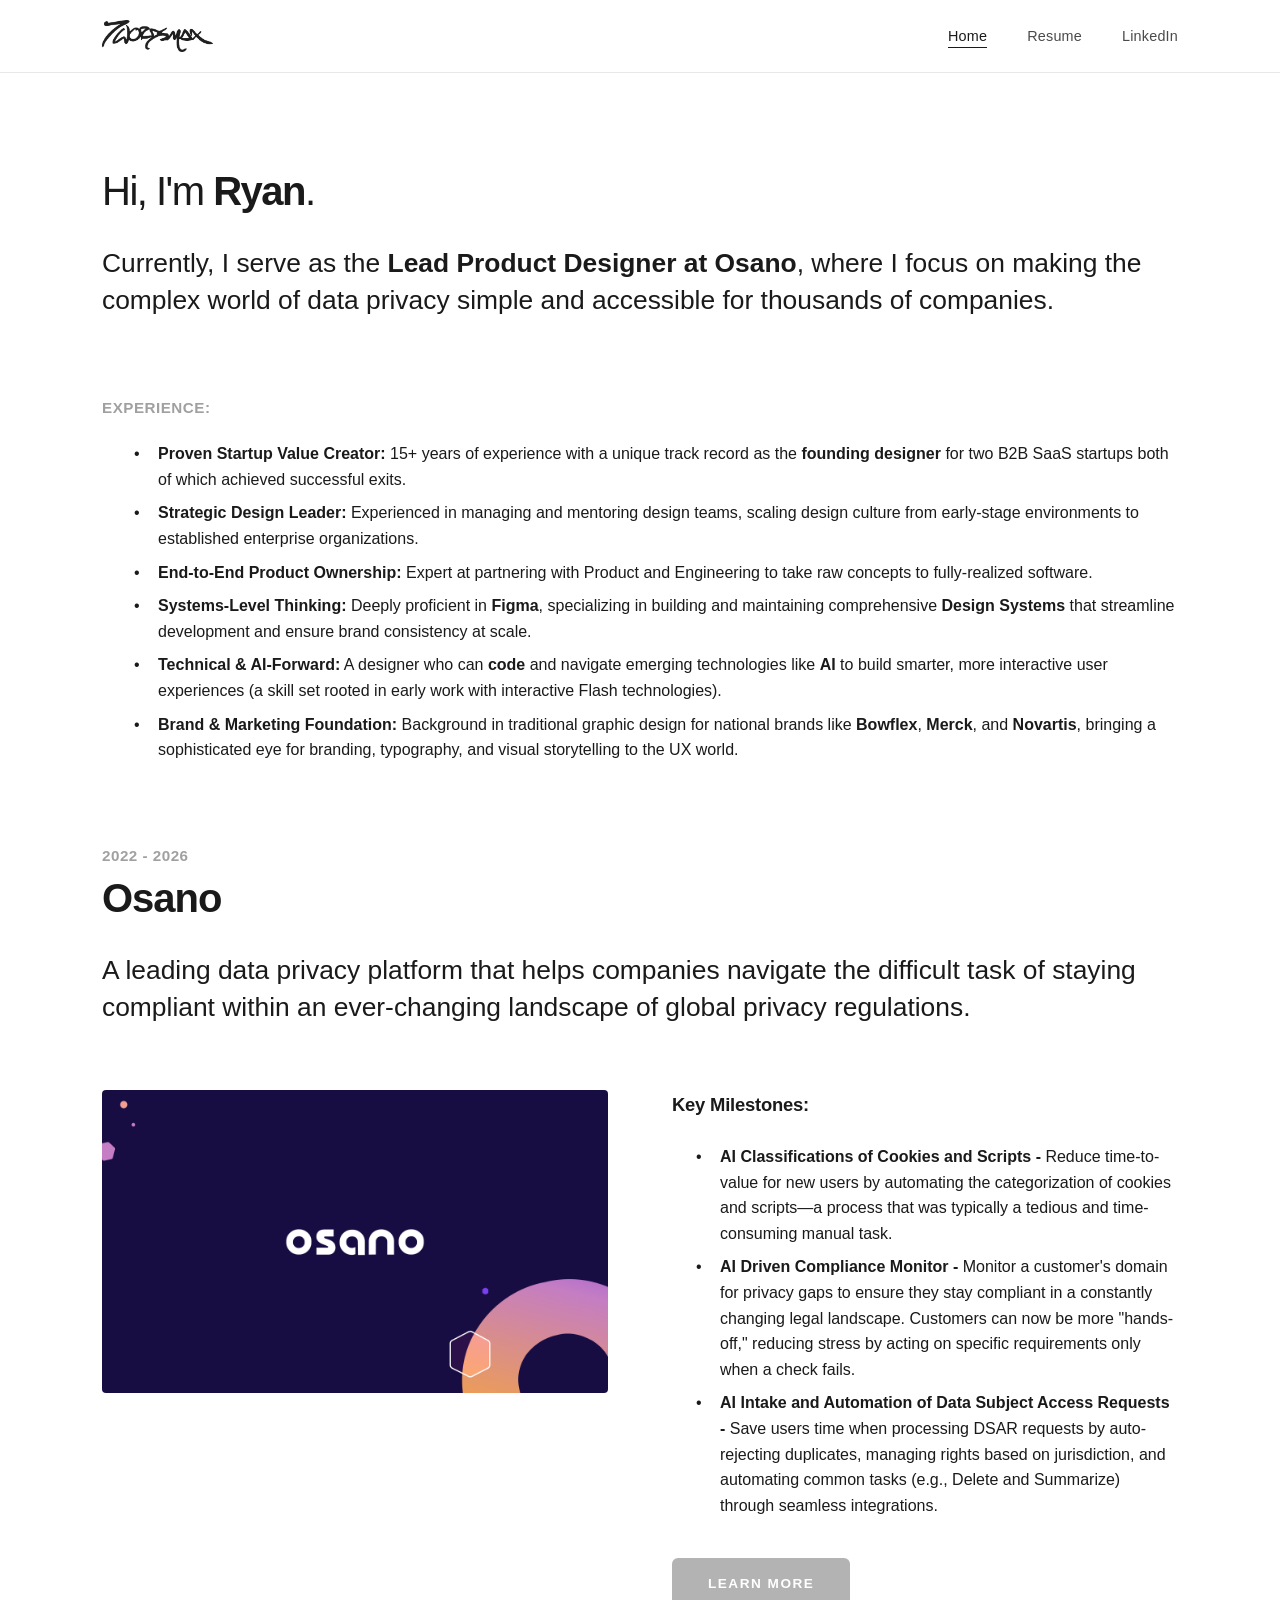
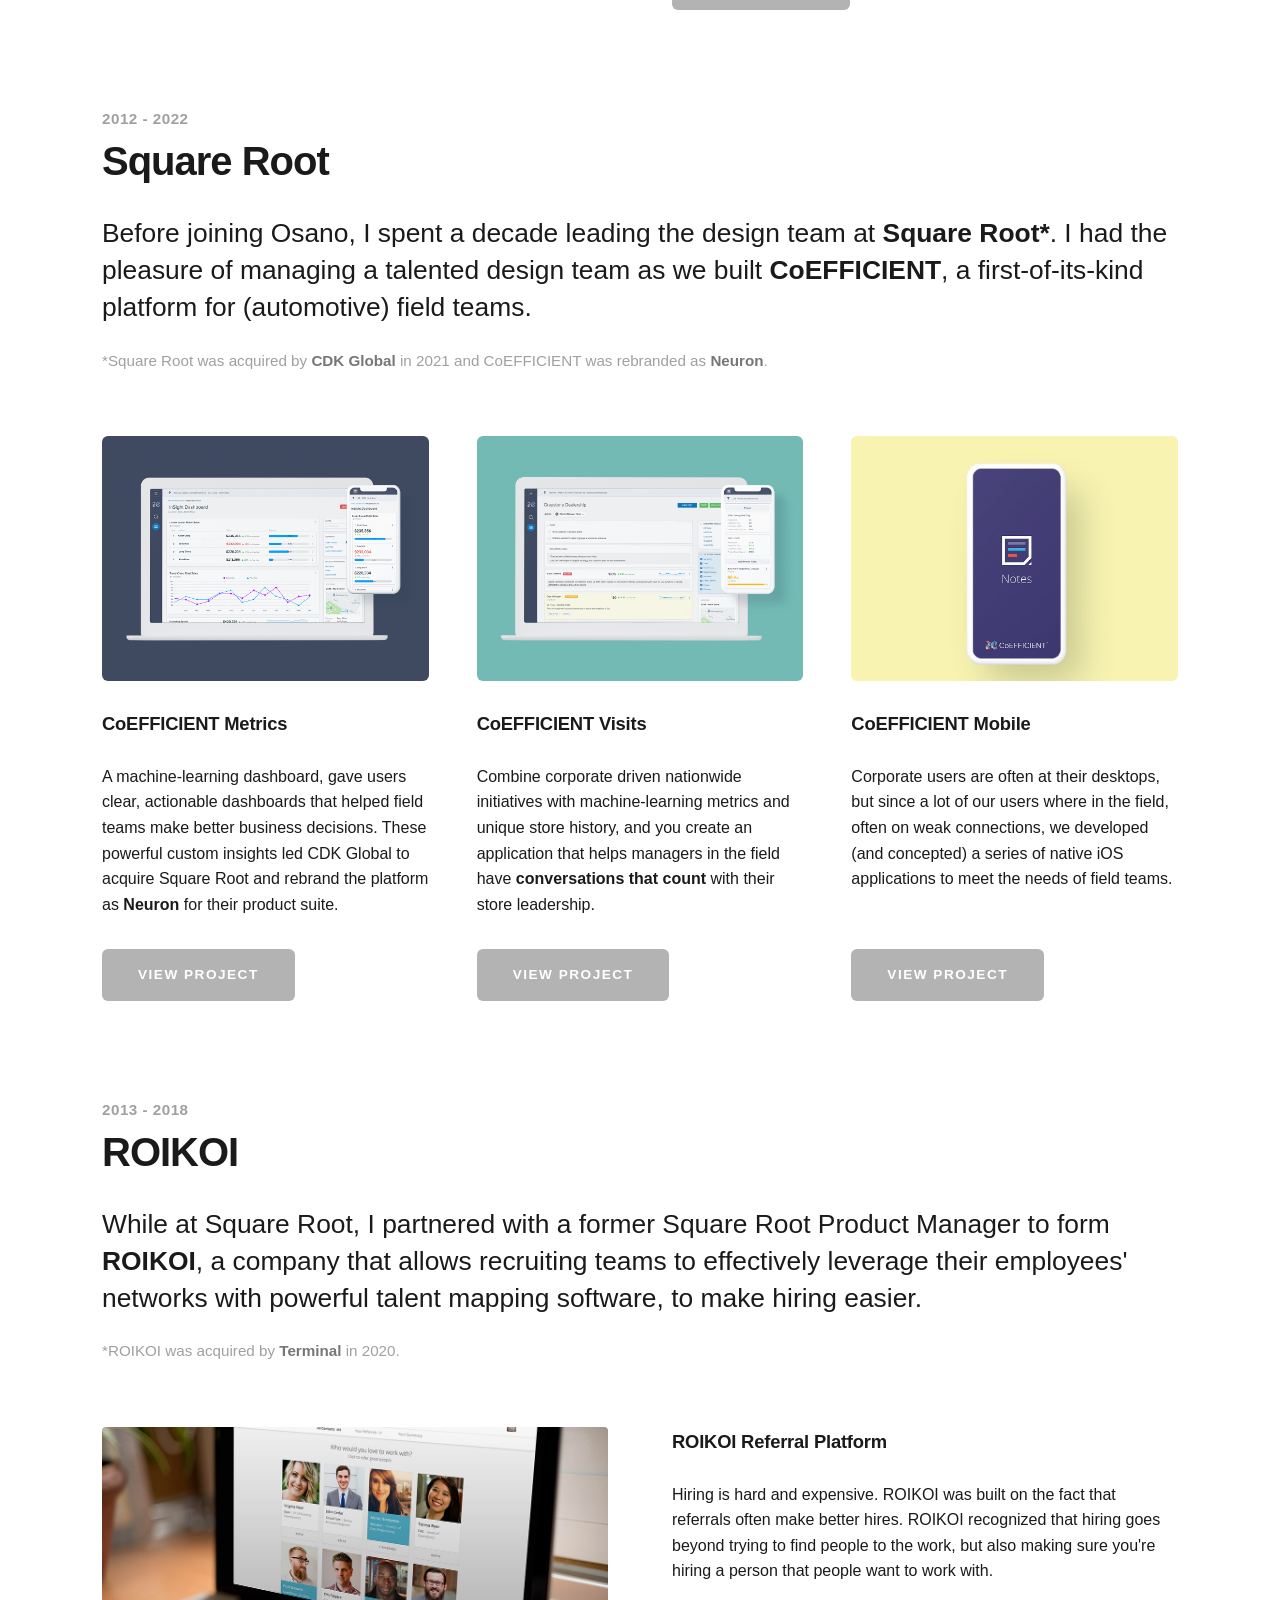
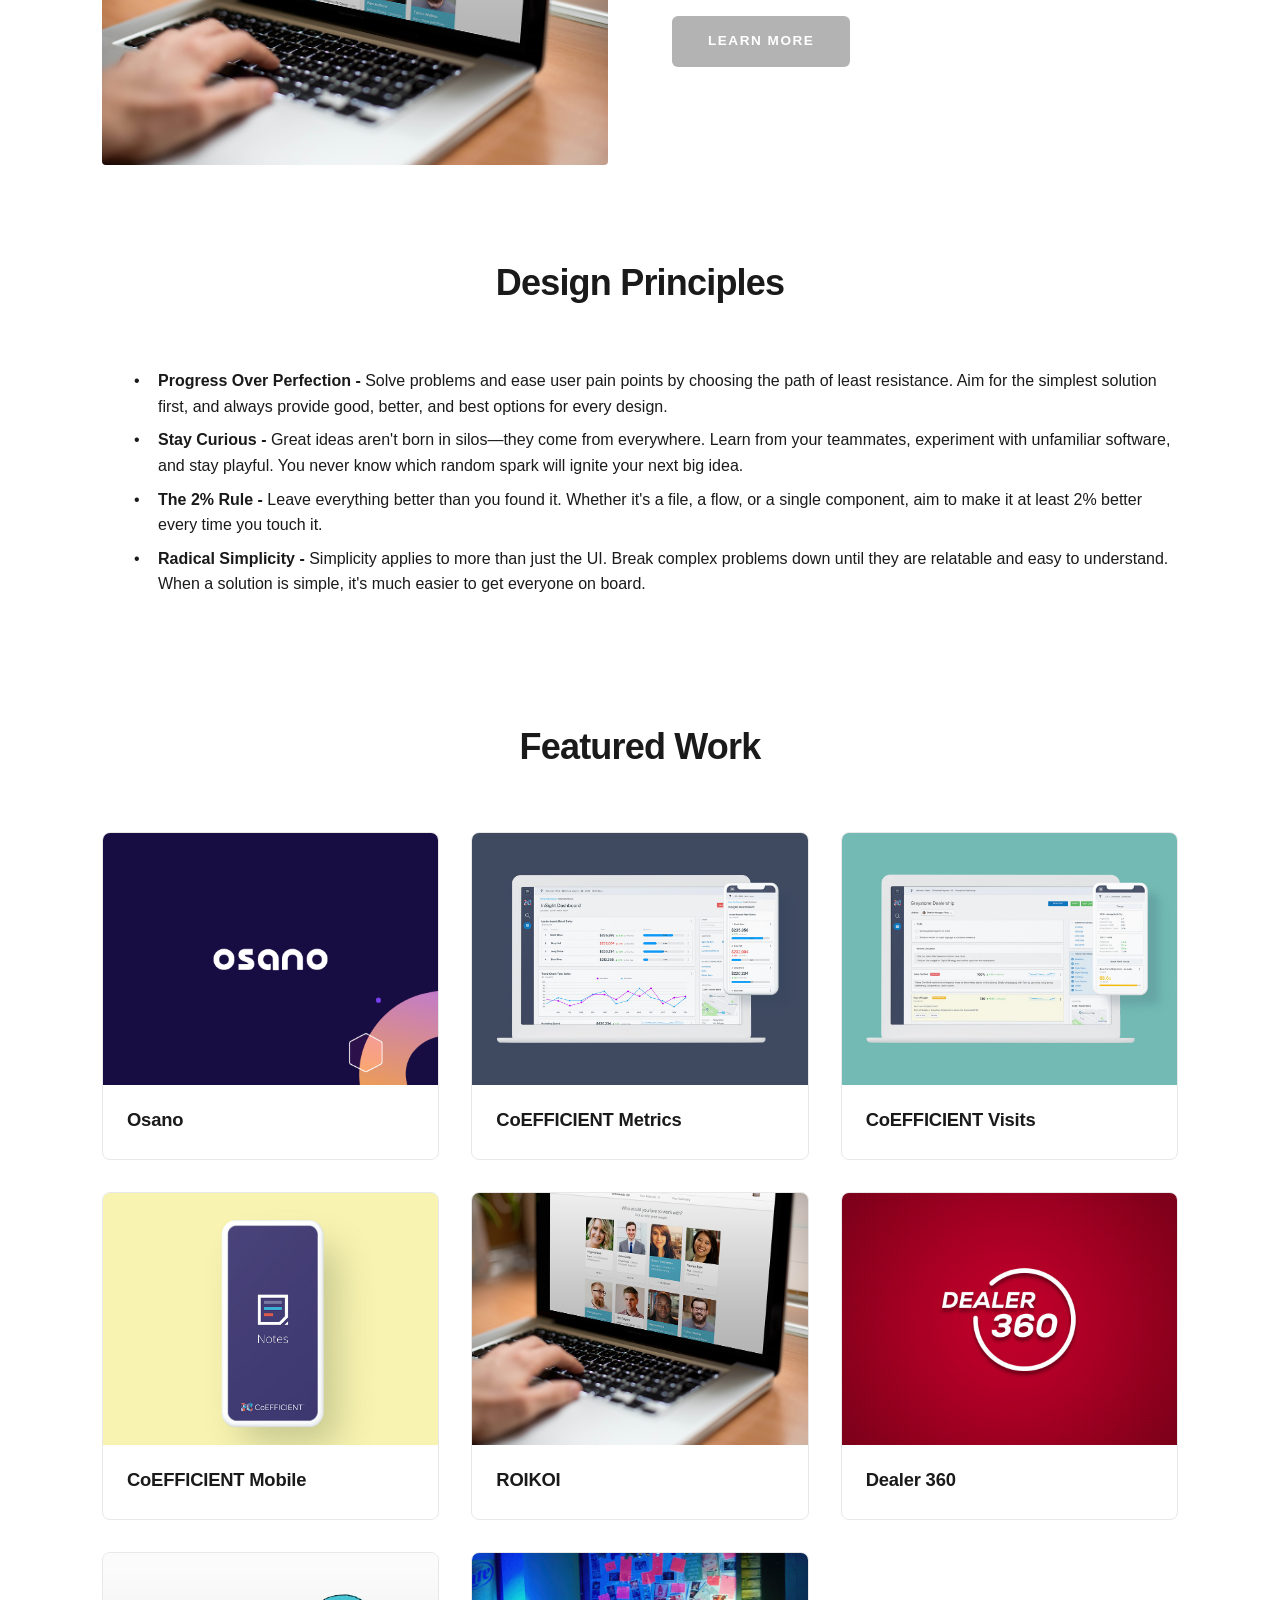
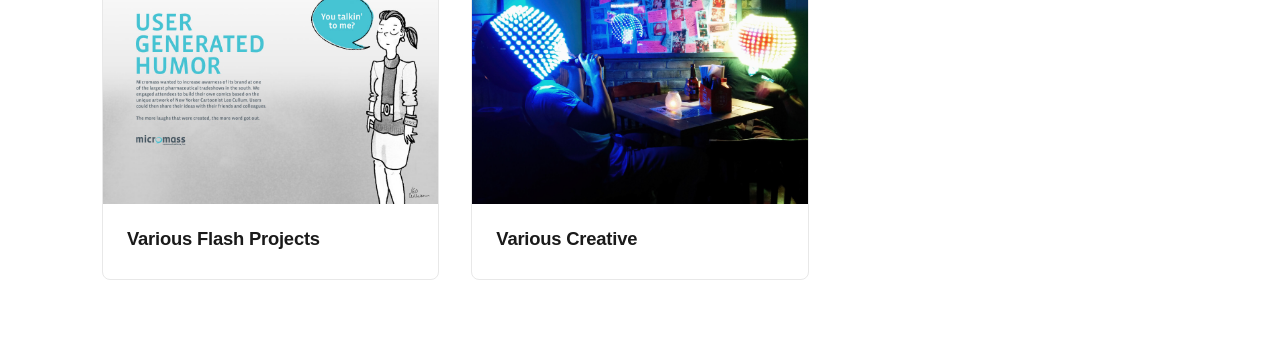
<file: index.html>
<!DOCTYPE html>
<html lang="en">
<head>
    <meta charset="UTF-8">
    <meta name="viewport" content="width=device-width, initial-scale=1.0">
    <title>Ryan Stevens - Lead Product Designer</title>
    <link rel="stylesheet" href="css/styles.css">
</head>
<body>
    <nav class="navbar">
        <div class="nav-container">
            <a href="index.html" class="logo"><img src="images/logos/logo_black.webp" alt="7wordsmax"></a>
            <ul class="nav-menu">
                <li><a href="index.html" class="active">Home</a></li>
                <li><a href="resume.html">Resume</a></li>
                <li><a href="https://www.linkedin.com/in/rstevens7/" target="_blank">LinkedIn</a></li>
            </ul>
        </div>
    </nav>

    <main>
        <section class="hero">
            <h1>Hi, I'm <strong>Ryan</strong>.</h1>
            <p class="hero-intro">Currently, I serve as the <strong>Lead Product Designer at Osano</strong>, where I focus on making the complex world of data privacy simple and accessible for thousands of companies.</p>
        </section>

        <section class="experience">
            <h2 class="experience-label">EXPERIENCE:</h2>
            <ul class="experience-list">
                <li><strong>Proven Startup Value Creator:</strong> 15+ years of experience with a unique track record as the <strong>founding designer</strong> for two B2B SaaS startups both of which achieved successful exits.</li>
                <li><strong>Strategic Design Leader:</strong> Experienced in managing and mentoring design teams, scaling design culture from early-stage environments to established enterprise organizations.</li>
                <li><strong>End-to-End Product Ownership:</strong> Expert at partnering with Product and Engineering to take raw concepts to fully-realized software.</li>
                <li><strong>Systems-Level Thinking:</strong> Deeply proficient in <strong>Figma</strong>, specializing in building and maintaining comprehensive <strong>Design Systems</strong> that streamline development and ensure brand consistency at scale.</li>
                <li><strong>Technical & AI-Forward:</strong> A designer who can <strong>code</strong> and navigate emerging technologies like <strong>AI</strong> to build smarter, more interactive user experiences (a skill set rooted in early work with interactive Flash technologies).</li>
                <li><strong>Brand & Marketing Foundation:</strong> Background in traditional graphic design for national brands like <strong>Bowflex</strong>, <strong>Merck</strong>, and <strong>Novartis</strong>, bringing a sophisticated eye for branding, typography, and visual storytelling to the UX world.</li>
            </ul>
        </section>

        <section class="company-section">
            <div class="company-date">2022 - 2026</div>
            <h2 class="company-name">Osano</h2>
            <p class="company-description">A leading data privacy platform that helps companies navigate the difficult task of staying compliant within an ever-changing landscape of global privacy regulations.</p>

            <div class="company-detail">
                <div class="company-image">
                    <img src="images/projects/Osano/Cover.png.webp" alt="Osano">
                </div>
                <div class="company-milestones">
                    <h3>Key Milestones:</h3>
                    <ul class="milestones-list">
                        <li><strong>AI Classifications of Cookies and Scripts -</strong> Reduce time-to-value for new users by automating the categorization of cookies and scripts—a process that was typically a tedious and time-consuming manual task.</li>
                        <li><strong>AI Driven Compliance Monitor -</strong> Monitor a customer's domain for privacy gaps to ensure they stay compliant in a constantly changing legal landscape. Customers can now be more "hands-off," reducing stress by acting on specific requirements only when a check fails.</li>
                        <li><strong>AI Intake and Automation of Data Subject Access Requests -</strong> Save users time when processing DSAR requests by auto-rejecting duplicates, managing rights based on jurisdiction, and automating common tasks (e.g., Delete and Summarize) through seamless integrations.</li>
                    </ul>
                    <a href="projects/osano.html" class="btn-learn-more">LEARN MORE</a>
                </div>
            </div>
        </section>

        <section class="company-section">
            <div class="company-date">2012 - 2022</div>
            <h2 class="company-name">Square Root</h2>
            <p class="company-description">Before joining Osano, I spent a decade leading the design team at <strong>Square Root*</strong>. I had the pleasure of managing a talented design team as we built <strong>CoEFFICIENT</strong>, a first-of-its-kind platform for (automotive) field teams.</p>
            <p class="company-footnote">*Square Root was acquired by <strong>CDK Global</strong> in 2021 and CoEFFICIENT was rebranded as <strong>Neuron</strong>.</p>

            <div class="project-trio">
                <div class="project-card">
                    <div class="project-card-image">
                        <img src="images/gallery/coeff_metrics.jpg_1.webp" alt="CoEFFICIENT Metrics">
                    </div>
                    <h3 class="project-card-title">CoEFFICIENT Metrics</h3>
                    <p class="project-card-description">A machine-learning dashboard, gave users clear, actionable dashboards that helped field teams make better business decisions. These powerful custom insights led CDK Global to acquire Square Root and rebrand the platform as <strong>Neuron</strong> for their product suite.</p>
                    <a href="projects/coeff-metrics.html" class="btn-learn-more">VIEW PROJECT</a>
                </div>

                <div class="project-card">
                    <div class="project-card-image">
                        <img src="images/gallery/coeff_visits.jpg_3.webp" alt="CoEFFICIENT Visits">
                    </div>
                    <h3 class="project-card-title">CoEFFICIENT Visits</h3>
                    <p class="project-card-description">Combine corporate driven nationwide initiatives with machine-learning metrics and unique store history, and you create an application that helps managers in the field have <strong>conversations that count</strong> with their store leadership.</p>
                    <a href="projects/coeff-visits.html" class="btn-learn-more">VIEW PROJECT</a>
                </div>

                <div class="project-card">
                    <div class="project-card-image">
                        <img src="images/gallery/hero_mobile.jpg_1.webp" alt="CoEFFICIENT Mobile">
                    </div>
                    <h3 class="project-card-title">CoEFFICIENT Mobile</h3>
                    <p class="project-card-description">Corporate users are often at their desktops, but since a lot of our users where in the field, often on weak connections, we developed (and concepted) a series of native iOS applications to meet the needs of field teams.</p>
                    <a href="projects/coeff-mobile.html" class="btn-learn-more">VIEW PROJECT</a>
                </div>
            </div>
        </section>

        <section class="company-section">
            <div class="company-date">2013 - 2018</div>
            <h2 class="company-name">ROIKOI</h2>
            <p class="company-description">While at Square Root, I partnered with a former Square Root Product Manager to form <strong>ROIKOI</strong>, a company that allows recruiting teams to effectively leverage their employees' networks with powerful talent mapping software, to make hiring easier.</p>
            <p class="company-footnote">*ROIKOI was acquired by <strong>Terminal</strong> in 2020.</p>

            <div class="company-detail">
                <div class="company-image">
                    <img src="images/gallery/W_Refer.png_2.webp" alt="ROIKOI Referral Platform">
                </div>
                <div class="company-milestones">
                    <h3>ROIKOI Referral Platform</h3>
                    <p class="company-project-description">Hiring is hard and expensive. ROIKOI was built on the fact that referrals often make better hires. ROIKOI recognized that hiring goes beyond trying to find people to the work, but also making sure you're hiring a person that people want to work with.</p>
                    <a href="projects/roikoi.html" class="btn-learn-more">LEARN MORE</a>
                </div>
            </div>
        </section>

        <section class="principles">
            <h2>Design Principles</h2>
            <ul class="principles-list">
                <li><strong>Progress Over Perfection -</strong> Solve problems and ease user pain points by choosing the path of least resistance. Aim for the simplest solution first, and always provide good, better, and best options for every design.</li>
                <li><strong>Stay Curious -</strong> Great ideas aren't born in silos—they come from everywhere. Learn from your teammates, experiment with unfamiliar software, and stay playful. You never know which random spark will ignite your next big idea.</li>
                <li><strong>The 2% Rule -</strong> Leave everything better than you found it. Whether it's a file, a flow, or a single component, aim to make it at least 2% better every time you touch it.</li>
                <li><strong>Radical Simplicity -</strong> Simplicity applies to more than just the UI. Break complex problems down until they are relatable and easy to understand. When a solution is simple, it's much easier to get everyone on board.</li>
            </ul>
        </section>

        <section class="gallery-section">
            <h2>Featured Work</h2>
            <div id="gallery" class="gallery"></div>
        </section>
    </main>

    <script src="data/projects.js"></script>
    <script src="js/gallery.js"></script>
</body>
</html>
</file>
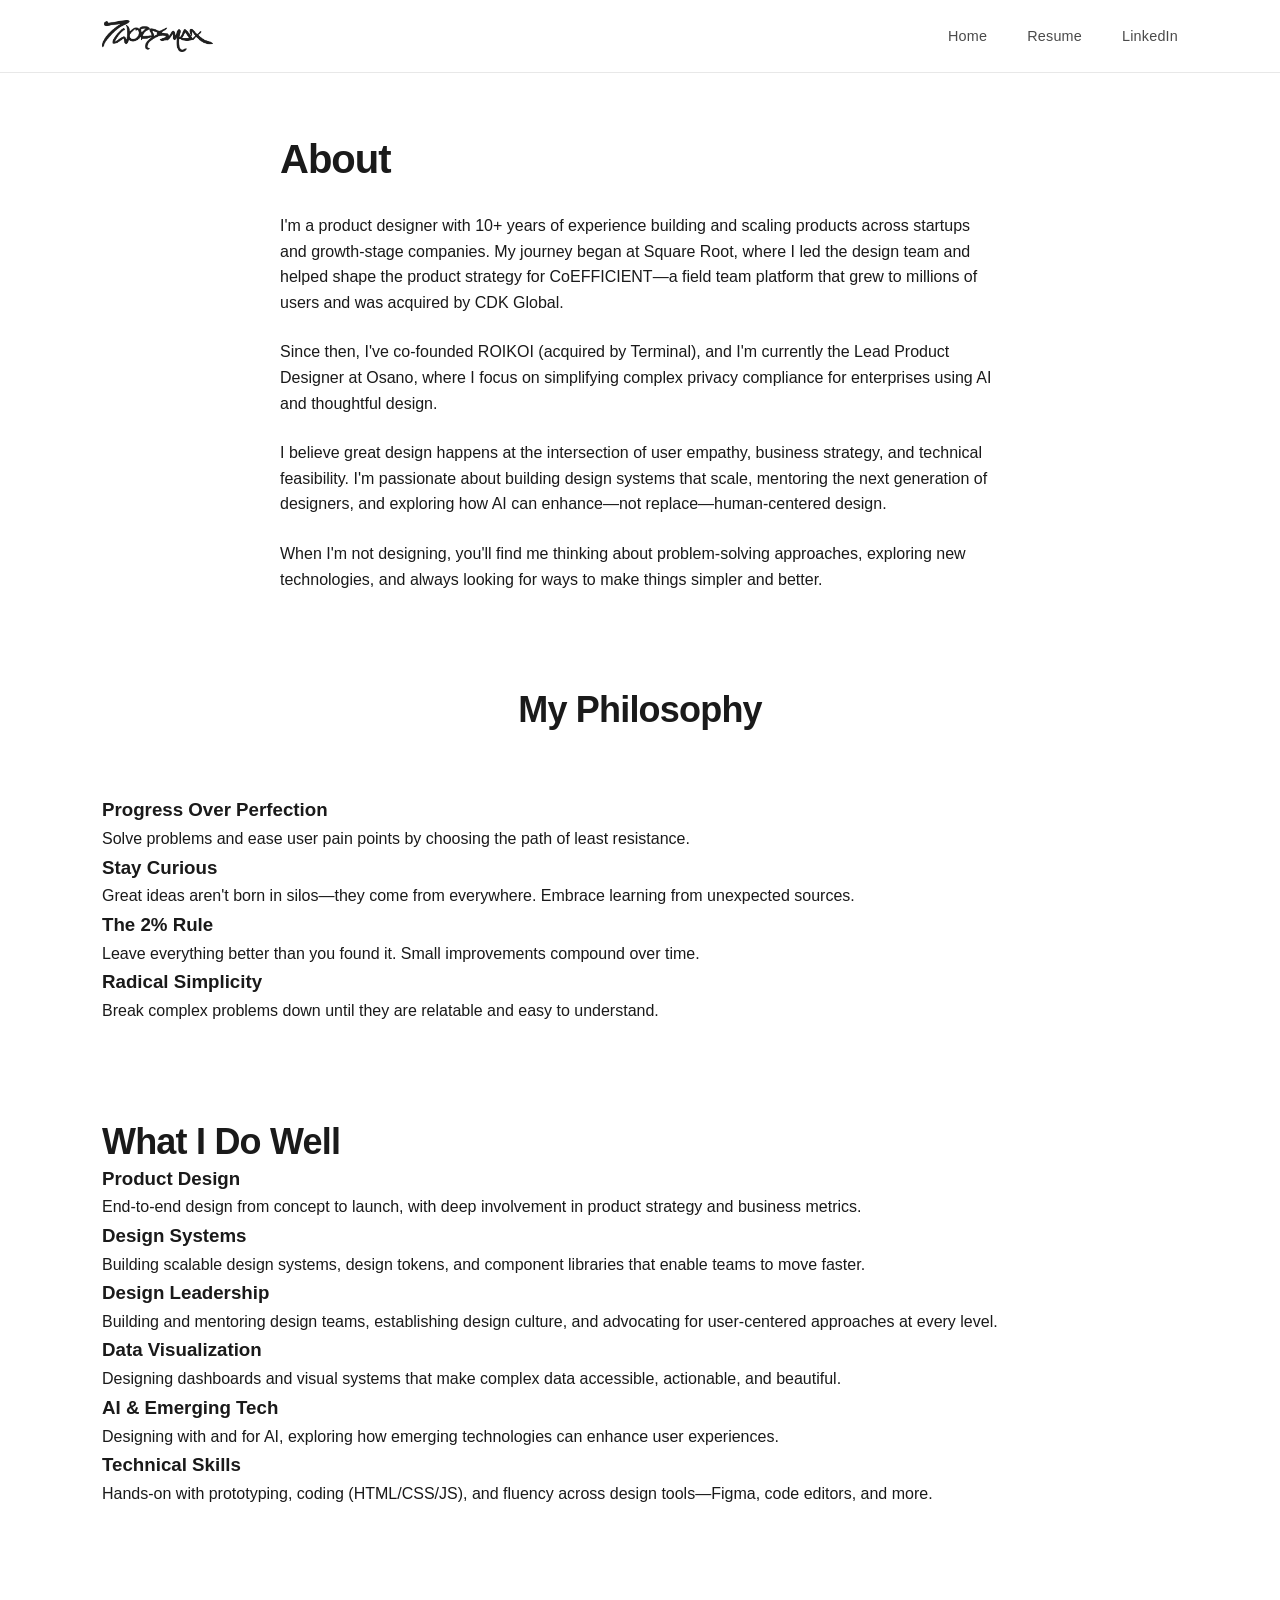
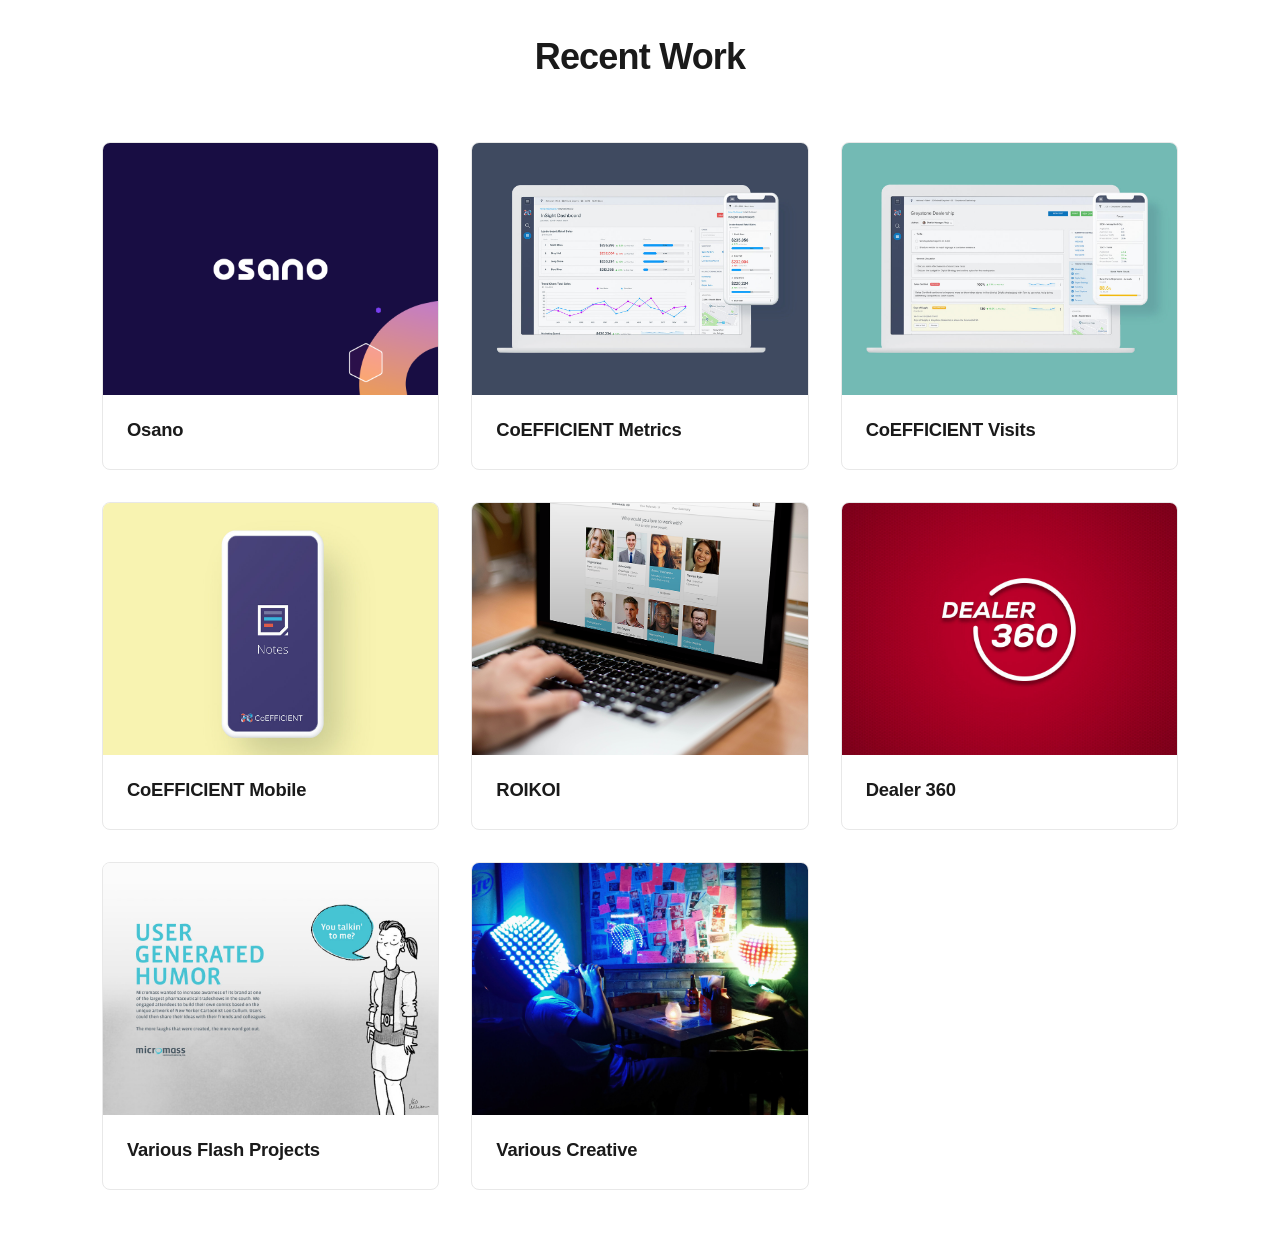
<file: about.html>
<!DOCTYPE html>
<html lang="en">
<head>
    <meta charset="UTF-8">
    <meta name="viewport" content="width=device-width, initial-scale=1.0">
    <title>About - Ryan Stevens</title>
    <link rel="stylesheet" href="css/styles.css">
</head>
<body>
    <nav class="navbar">
        <div class="nav-container">
            <a href="index.html" class="logo"><img src="images/logos/logo_black.webp" alt="7wordsmax"></a>
            <ul class="nav-menu">
                <li><a href="index.html">Home</a></li>
                <li><a href="resume.html">Resume</a></li>
                <li><a href="https://www.linkedin.com/in/rstevens7/" target="_blank">LinkedIn</a></li>
            </ul>
        </div>
    </nav>

    <main>
        <section class="content-section">
            <h1>About</h1>
            <p>I'm a product designer with 10+ years of experience building and scaling products across startups and growth-stage companies. My journey began at Square Root, where I led the design team and helped shape the product strategy for CoEFFICIENT—a field team platform that grew to millions of users and was acquired by CDK Global.</p>

            <p>Since then, I've co-founded ROIKOI (acquired by Terminal), and I'm currently the Lead Product Designer at Osano, where I focus on simplifying complex privacy compliance for enterprises using AI and thoughtful design.</p>

            <p>I believe great design happens at the intersection of user empathy, business strategy, and technical feasibility. I'm passionate about building design systems that scale, mentoring the next generation of designers, and exploring how AI can enhance—not replace—human-centered design.</p>

            <p>When I'm not designing, you'll find me thinking about problem-solving approaches, exploring new technologies, and always looking for ways to make things simpler and better.</p>
        </section>

        <section class="principles">
            <h2>My Philosophy</h2>
            <div class="principles-grid">
                <div class="principle-card">
                    <h3>Progress Over Perfection</h3>
                    <p>Solve problems and ease user pain points by choosing the path of least resistance.</p>
                </div>
                <div class="principle-card">
                    <h3>Stay Curious</h3>
                    <p>Great ideas aren't born in silos—they come from everywhere. Embrace learning from unexpected sources.</p>
                </div>
                <div class="principle-card">
                    <h3>The 2% Rule</h3>
                    <p>Leave everything better than you found it. Small improvements compound over time.</p>
                </div>
                <div class="principle-card">
                    <h3>Radical Simplicity</h3>
                    <p>Break complex problems down until they are relatable and easy to understand.</p>
                </div>
            </div>
        </section>

        <section class="competencies">
            <h2>What I Do Well</h2>
            <div class="competency-grid">
                <div class="competency-item">
                    <h3>Product Design</h3>
                    <p>End-to-end design from concept to launch, with deep involvement in product strategy and business metrics.</p>
                </div>
                <div class="competency-item">
                    <h3>Design Systems</h3>
                    <p>Building scalable design systems, design tokens, and component libraries that enable teams to move faster.</p>
                </div>
                <div class="competency-item">
                    <h3>Design Leadership</h3>
                    <p>Building and mentoring design teams, establishing design culture, and advocating for user-centered approaches at every level.</p>
                </div>
                <div class="competency-item">
                    <h3>Data Visualization</h3>
                    <p>Designing dashboards and visual systems that make complex data accessible, actionable, and beautiful.</p>
                </div>
                <div class="competency-item">
                    <h3>AI & Emerging Tech</h3>
                    <p>Designing with and for AI, exploring how emerging technologies can enhance user experiences.</p>
                </div>
                <div class="competency-item">
                    <h3>Technical Skills</h3>
                    <p>Hands-on with prototyping, coding (HTML/CSS/JS), and fluency across design tools—Figma, code editors, and more.</p>
                </div>
            </div>
        </section>

        <section class="gallery-section">
            <h2>Recent Work</h2>
            <div id="gallery" class="gallery"></div>
        </section>
    </main>

    <script src="data/projects.js"></script>
    <script src="js/gallery.js"></script>
</body>
</html>
</file>
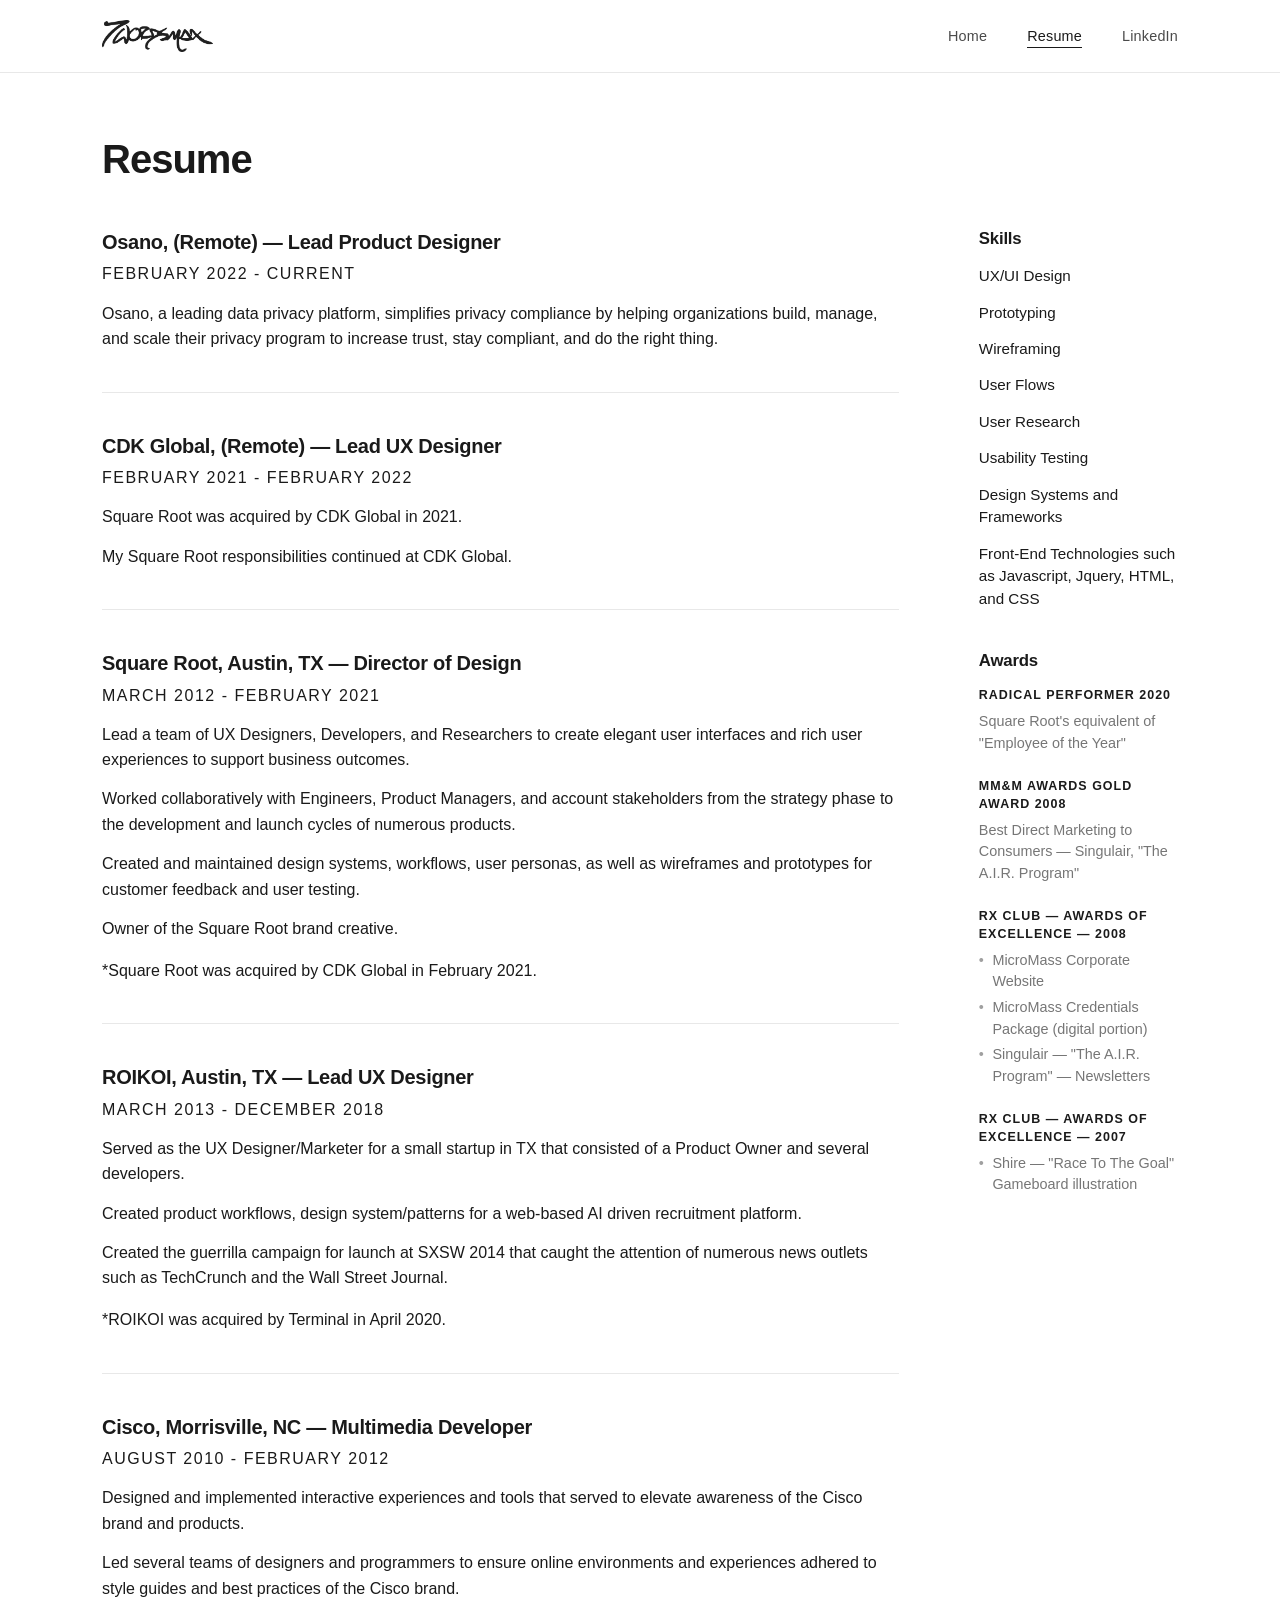
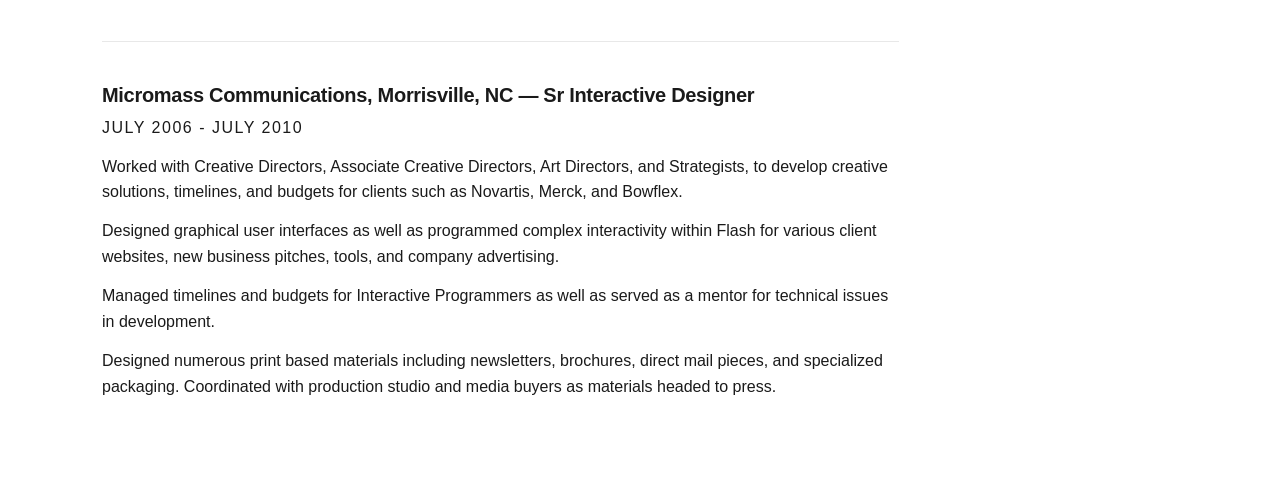
<file: resume.html>
<!DOCTYPE html>
<html lang="en">
<head>
    <meta charset="UTF-8">
    <meta name="viewport" content="width=device-width, initial-scale=1.0">
    <title>Resume - Ryan Stevens</title>
    <link rel="stylesheet" href="css/styles.css">
</head>
<body>
    <nav class="navbar">
        <div class="nav-container">
            <a href="index.html" class="logo"><img src="images/logos/logo_black.webp" alt="7wordsmax"></a>
            <ul class="nav-menu">
                <li><a href="index.html">Home</a></li>
                <li><a href="resume.html" class="active">Resume</a></li>
                <li><a href="https://www.linkedin.com/in/rstevens7/" target="_blank">LinkedIn</a></li>
            </ul>
        </div>
    </nav>

    <main>
        <section class="resume">
            <h1>Resume</h1>

            <div class="resume-grid">
                <!-- EXPERIENCE COLUMN (80%) -->
                <div class="resume-main">

                    <article class="resume-job">
                        <h2 class="resume-job-title">Osano, (Remote) — Lead Product Designer</h2>
                        <p class="resume-job-date">February 2022 - Current</p>
                        <p>Osano, a leading data privacy platform, simplifies privacy compliance by helping organizations build, manage, and scale their privacy program to increase trust, stay compliant, and do the right thing.</p>
                    </article>

                    <article class="resume-job">
                        <h2 class="resume-job-title">CDK Global, (Remote) — Lead UX Designer</h2>
                        <p class="resume-job-date">February 2021 - February 2022</p>
                        <p>Square Root was acquired by CDK Global in 2021.</p>
                        <p>My Square Root responsibilities continued at CDK Global.</p>
                    </article>

                    <article class="resume-job">
                        <h2 class="resume-job-title">Square Root, Austin, TX — Director of Design</h2>
                        <p class="resume-job-date">March 2012 - February 2021</p>
                        <p>Lead a team of UX Designers, Developers, and Researchers to create elegant user interfaces and rich user experiences to support business outcomes.</p>
                        <p>Worked collaboratively with Engineers, Product Managers, and account stakeholders from the strategy phase to the development and launch cycles of numerous products.</p>
                        <p>Created and maintained design systems, workflows, user personas, as well as wireframes and prototypes for customer feedback and user testing.</p>
                        <p>Owner of the Square Root brand creative.</p>
                        <p class="cs-footnote">*Square Root was acquired by CDK Global in February 2021.</p>
                    </article>

                    <article class="resume-job">
                        <h2 class="resume-job-title">ROIKOI, Austin, TX — Lead UX Designer</h2>
                        <p class="resume-job-date">March 2013 - December 2018</p>
                        <p>Served as the UX Designer/Marketer for a small startup in TX that consisted of a Product Owner and several developers.</p>
                        <p>Created product workflows, design system/patterns for a web-based AI driven recruitment platform.</p>
                        <p>Created the guerrilla campaign for launch at SXSW 2014 that caught the attention of numerous news outlets such as TechCrunch and the Wall Street Journal.</p>
                        <p class="cs-footnote">*ROIKOI was acquired by Terminal in April 2020.</p>
                    </article>

                    <article class="resume-job">
                        <h2 class="resume-job-title">Cisco, Morrisville, NC — Multimedia Developer</h2>
                        <p class="resume-job-date">August 2010 - February 2012</p>
                        <p>Designed and implemented interactive experiences and tools that served to elevate awareness of the Cisco brand and products.</p>
                        <p>Led several teams of designers and programmers to ensure online environments and experiences adhered to style guides and best practices of the Cisco brand.</p>
                    </article>

                    <article class="resume-job">
                        <h2 class="resume-job-title">Micromass Communications, Morrisville, NC — Sr Interactive Designer</h2>
                        <p class="resume-job-date">July 2006 - July 2010</p>
                        <p>Worked with Creative Directors, Associate Creative Directors, Art Directors, and Strategists, to develop creative solutions, timelines, and budgets for clients such as Novartis, Merck, and Bowflex.</p>
                        <p>Designed graphical user interfaces as well as programmed complex interactivity within Flash for various client websites, new business pitches, tools, and company advertising.</p>
                        <p>Managed timelines and budgets for Interactive Programmers as well as served as a mentor for technical issues in development.</p>
                        <p>Designed numerous print based materials including newsletters, brochures, direct mail pieces, and specialized packaging. Coordinated with production studio and media buyers as materials headed to press.</p>
                    </article>

                </div>

                <!-- SKILLS & AWARDS COLUMN (20%) -->
                <aside class="resume-side">

                    <h2 class="resume-side-title">Skills</h2>
                    <ul class="resume-side-list">
                        <li>UX/UI Design</li>
                        <li>Prototyping</li>
                        <li>Wireframing</li>
                        <li>User Flows</li>
                        <li>User Research</li>
                        <li>Usability Testing</li>
                        <li>Design Systems and Frameworks</li>
                        <li>Front-End Technologies such as Javascript, Jquery, HTML, and CSS</li>
                    </ul>

                    <h2 class="resume-side-title">Awards</h2>

                    <div class="resume-award">
                        <h3 class="resume-award-title">Radical Performer 2020</h3>
                        <p>Square Root's equivalent of "Employee of the Year"</p>
                    </div>

                    <div class="resume-award">
                        <h3 class="resume-award-title">MM&amp;M Awards Gold Award 2008</h3>
                        <p>Best Direct Marketing to Consumers — Singulair, "The A.I.R. Program"</p>
                    </div>

                    <div class="resume-award">
                        <h3 class="resume-award-title">RX Club — Awards of Excellence — 2008</h3>
                        <ul>
                            <li>MicroMass Corporate Website</li>
                            <li>MicroMass Credentials Package (digital portion)</li>
                            <li>Singulair — "The A.I.R. Program" — Newsletters</li>
                        </ul>
                    </div>

                    <div class="resume-award">
                        <h3 class="resume-award-title">RX Club — Awards of Excellence — 2007</h3>
                        <ul>
                            <li>Shire — "Race To The Goal" Gameboard illustration</li>
                        </ul>
                    </div>

                </aside>
            </div>
        </section>
    </main>

</body>
</html>
</file>
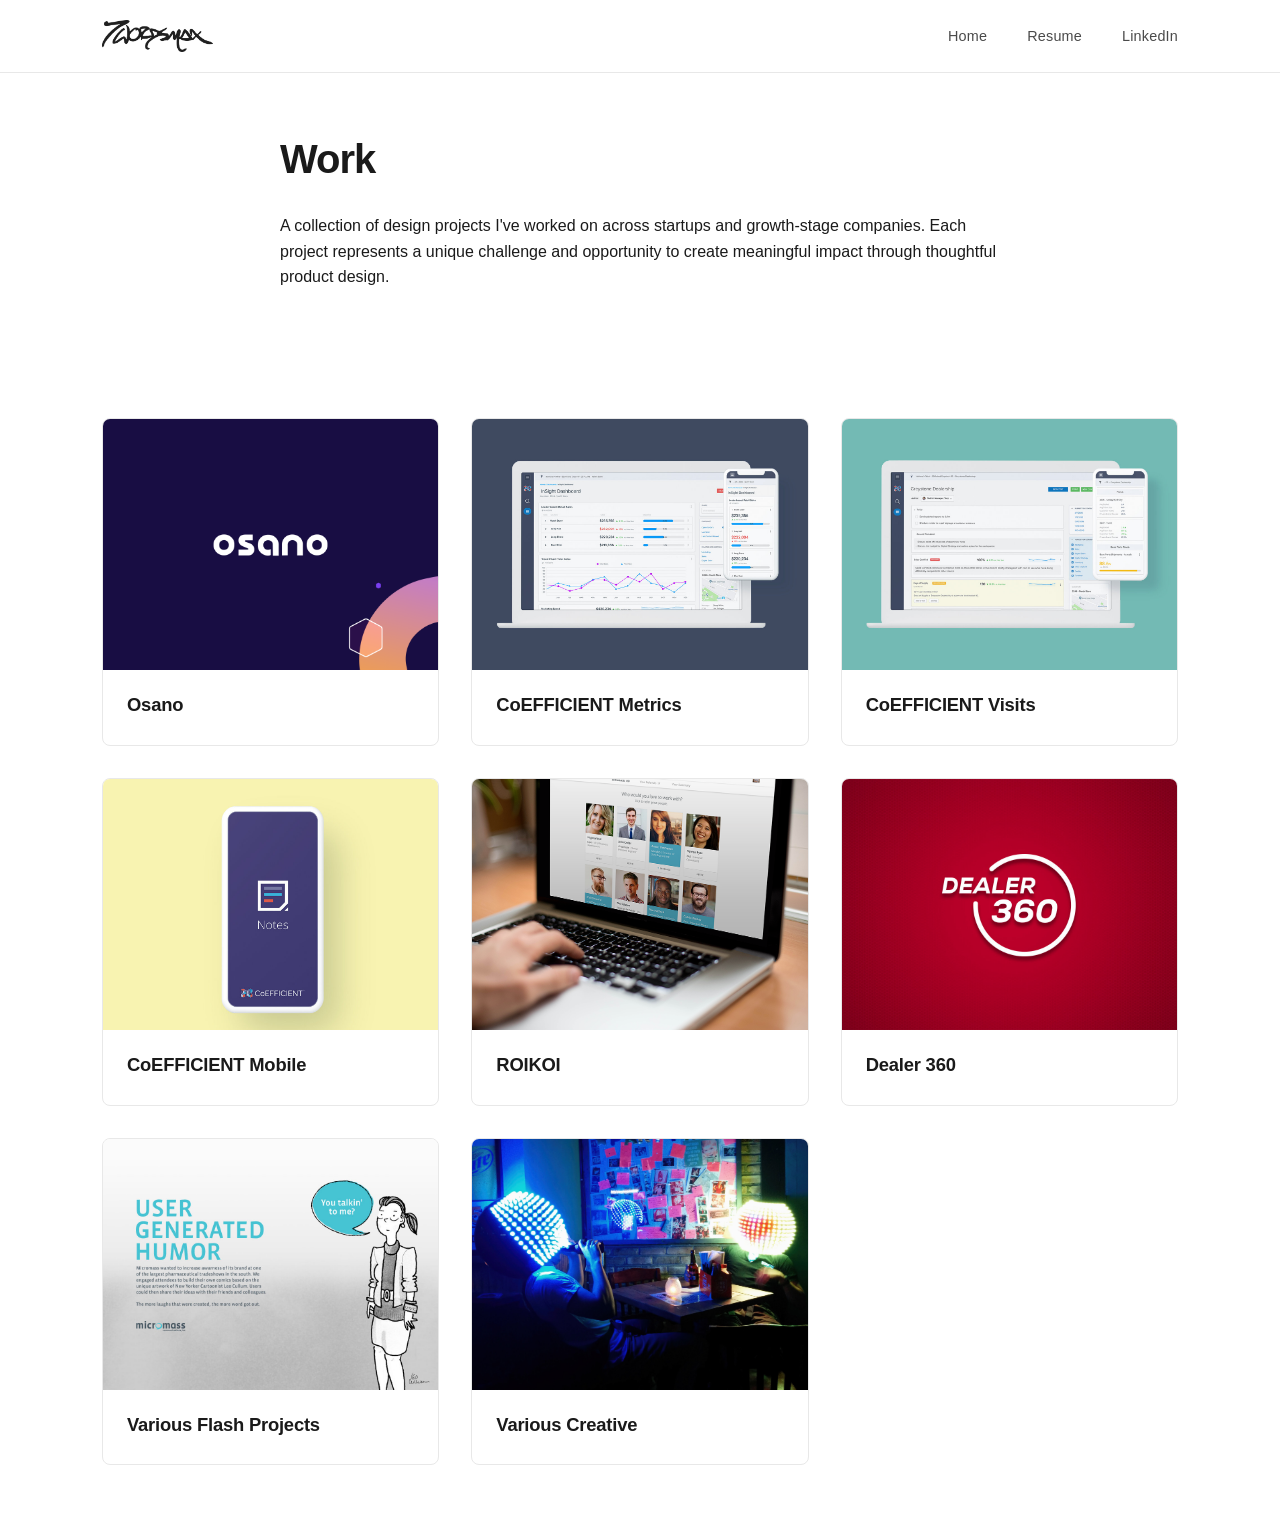
<file: work.html>
<!DOCTYPE html>
<html lang="en">
<head>
    <meta charset="UTF-8">
    <meta name="viewport" content="width=device-width, initial-scale=1.0">
    <title>Work - Ryan Stevens</title>
    <link rel="stylesheet" href="css/styles.css">
</head>
<body>
    <nav class="navbar">
        <div class="nav-container">
            <a href="index.html" class="logo"><img src="images/logos/logo_black.webp" alt="7wordsmax"></a>
            <ul class="nav-menu">
                <li><a href="index.html">Home</a></li>
                <li><a href="resume.html">Resume</a></li>
                <li><a href="https://www.linkedin.com/in/rstevens7/" target="_blank">LinkedIn</a></li>
            </ul>
        </div>
    </nav>

    <main>
        <section class="content-section">
            <h1>Work</h1>
            <p>A collection of design projects I've worked on across startups and growth-stage companies. Each project represents a unique challenge and opportunity to create meaningful impact through thoughtful product design.</p>
        </section>

        <section class="gallery-section">
            <div id="gallery" class="gallery"></div>
        </section>
    </main>

    <script src="data/projects.js"></script>
    <script src="js/gallery.js"></script>
</body>
</html>
</file>
<file: css/styles.css>
/* Reset & Base */
* {
    margin: 0;
    padding: 0;
    box-sizing: border-box;
}

:root {
    --color-primary: #1a1a1a;
    --color-secondary: #4a4a4a;
    --color-tertiary: #767676;
    --color-quaternary: #a0a0a0;
    --color-background: #fafafa;
    --color-card: #f4f4f4;
    --color-border: #e8e8e8;
    --max-width-content: 720px;
    --max-width-wide: 1140px;
    --font-display: 'Helvetica Neue', -apple-system, BlinkMacSystemFont, 'Segoe UI', sans-serif;
    --font-body: 'Helvetica Neue', -apple-system, BlinkMacSystemFont, 'Segoe UI', sans-serif;
    --transition: all 0.25s ease;
}

html {
    font-size: 16px;
    scroll-behavior: smooth;
}

body {
    font-family: var(--font-body);
    color: var(--color-primary);
    background-color: #fff;
    line-height: 1.65;
    font-weight: 400;
    -webkit-font-smoothing: antialiased;
    -moz-osx-font-smoothing: grayscale;
    text-rendering: optimizeLegibility;
}

a {
    color: inherit;
    text-decoration: none;
    transition: var(--transition);
}

img {
    max-width: 100%;
    height: auto;
    display: block;
}

/* Navigation */
.navbar {
    background-color: rgba(255, 255, 255, 0.95);
    backdrop-filter: saturate(180%) blur(8px);
    -webkit-backdrop-filter: saturate(180%) blur(8px);
    border-bottom: 1px solid var(--color-border);
    position: sticky;
    top: 0;
    z-index: 100;
}

.nav-container {
    max-width: var(--max-width-wide);
    margin: 0 auto;
    padding: 1.25rem 2rem;
    display: flex;
    justify-content: space-between;
    align-items: center;
}

.logo {
    display: inline-flex;
    align-items: center;
}

.logo img {
    height: 32px;
    width: auto;
    display: block;
}

.nav-menu {
    list-style: none;
    display: flex;
    gap: 2.5rem;
}

.nav-menu a {
    color: var(--color-secondary);
    font-size: 0.9rem;
    font-weight: 400;
    letter-spacing: 0.2px;
    position: relative;
    padding: 0.25rem 0;
}

.nav-menu a:after {
    content: '';
    position: absolute;
    left: 0;
    bottom: 0;
    width: 100%;
    height: 1px;
    background-color: var(--color-primary);
    transform: scaleX(0);
    transform-origin: right;
    transition: transform 0.3s ease;
}

.nav-menu a:hover,
.nav-menu a.active {
    color: var(--color-primary);
}

.nav-menu a:hover:after,
.nav-menu a.active:after {
    transform: scaleX(1);
    transform-origin: left;
}

/* Main Content */
main {
    max-width: var(--max-width-wide);
    margin: 0 auto;
    padding: 0 2rem;
}

/* Hero Section */
.hero {
    text-align: left;
    padding: 6rem 0 3rem;
    max-width: var(--max-width-wide);
    margin: 0 auto;
}

.hero h1 {
    font-family: var(--font-display);
    font-size: 2.5rem;
    font-weight: 400;
    line-height: 1.1;
    letter-spacing: -1.5px;
    margin-bottom: 2rem;
    color: var(--color-primary);
}

.hero h1 strong {
    font-weight: 700;
}

.hero-intro {
    font-size: 1.65rem;
    color: var(--color-primary);
    line-height: 1.4;
    font-weight: 400;
    max-width: 1100px;
    margin: 0;
}

.hero-intro strong {
    font-weight: 700;
}

/* Experience Section (replaces Competencies on home) */
.experience {
    max-width: var(--max-width-wide);
    margin: 2rem auto 5rem;
    padding: 0;
}

.experience-label {
    font-family: var(--font-display);
    font-size: 0.95rem;
    font-weight: 700;
    letter-spacing: 0.5px;
    color: var(--color-quaternary);
    text-transform: uppercase;
    margin-bottom: 1.5rem;
    text-align: left;
}

.experience-list {
    list-style: none;
    padding-left: 2rem;
    max-width: 1100px;
}

.experience-list li {
    position: relative;
    padding-left: 1.5rem;
    margin-bottom: 0.5rem;
    font-size: 1rem;
    line-height: 1.6;
    color: var(--color-primary);
    font-weight: 400;
}

.experience-list li:before {
    content: "•";
    position: absolute;
    left: 0;
    top: 0;
    color: var(--color-primary);
    font-size: 1rem;
    line-height: 1.6;
}

.experience-list li strong {
    font-weight: 700;
}

/* Section Headers */
section h2 {
    font-family: var(--font-display);
    font-size: 2.25rem;
    font-weight: 700;
    letter-spacing: -0.8px;
    line-height: 1.2;
    color: var(--color-primary);
}

/* Company Section */
.company-section {
    max-width: var(--max-width-wide);
    margin: 4rem auto 6rem;
    padding: 0;
}

.company-date {
    font-family: var(--font-display);
    font-size: 0.95rem;
    font-weight: 700;
    letter-spacing: 0.5px;
    color: var(--color-quaternary);
    text-transform: uppercase;
    margin-bottom: 0.5rem;
}

.company-name {
    font-family: var(--font-display);
    font-size: 2.5rem;
    font-weight: 700;
    letter-spacing: -1px;
    line-height: 1.1;
    color: var(--color-primary);
    margin-bottom: 2rem;
    text-align: left;
}

.company-description {
    font-size: 1.65rem;
    color: var(--color-primary);
    line-height: 1.4;
    font-weight: 400;
    max-width: 1100px;
    margin-bottom: 4rem;
}

.company-detail {
    display: grid;
    grid-template-columns: 1fr 1fr;
    gap: 4rem;
    align-items: start;
    margin-bottom: 3rem;
}

.company-image {
    width: 100%;
    overflow: hidden;
    border-radius: 4px;
}

.company-image img {
    width: 100%;
    height: auto;
    display: block;
}

.company-milestones h3 {
    font-family: var(--font-display);
    font-size: 1.15rem;
    font-weight: 700;
    color: var(--color-primary);
    margin-bottom: 1.5rem;
    letter-spacing: -0.2px;
}

.milestones-list {
    list-style: none;
    padding-left: 1.5rem;
}

.milestones-list li {
    position: relative;
    padding-left: 1.5rem;
    margin-bottom: 0.5rem;
    font-size: 1rem;
    line-height: 1.6;
    color: var(--color-primary);
    font-weight: 400;
}

.milestones-list li:before {
    content: "•";
    position: absolute;
    left: 0;
    top: 0;
    color: var(--color-primary);
    font-size: 1rem;
    line-height: 1.6;
}

.milestones-list li strong {
    font-weight: 700;
}

.company-project-description {
    font-size: 1rem;
    line-height: 1.6;
    color: var(--color-primary);
    font-weight: 400;
    margin: 0;
}

.company-cta {
    display: flex;
    justify-content: center;
    margin-top: 3rem;
}

.company-milestones .btn-learn-more {
    display: inline-block;
    margin-top: 2rem;
}

.btn-learn-more {
    display: inline-block;
    padding: 0.9rem 2.25rem;
    background-color: #b3b3b3;
    color: #fff;
    font-size: 0.85rem;
    font-weight: 700;
    letter-spacing: 1.5px;
    border-radius: 6px;
    text-decoration: none;
    transition: var(--transition);
}

.btn-learn-more:hover {
    background-color: var(--color-primary);
}

.company-footnote {
    font-size: 0.95rem;
    color: var(--color-quaternary);
    line-height: 1.5;
    font-weight: 400;
    margin-top: -2.5rem;
    margin-bottom: 4rem;
    max-width: 1100px;
}

.company-footnote strong {
    font-weight: 700;
    color: var(--color-tertiary);
}

/* Project Trio (3-column project grid) */
.project-trio {
    display: grid;
    grid-template-columns: repeat(3, 1fr);
    gap: 3rem;
    margin-bottom: 3rem;
}

.project-card {
    display: flex;
    flex-direction: column;
}

.project-card-image {
    width: 100%;
    aspect-ratio: 4 / 3;
    overflow: hidden;
    border-radius: 6px;
    margin-bottom: 1.75rem;
    background-color: var(--color-background);
}

.project-card-image img {
    width: 100%;
    height: 100%;
    object-fit: cover;
    display: block;
}

.project-card-title {
    font-family: var(--font-display);
    font-size: 1.15rem;
    font-weight: 700;
    color: var(--color-primary);
    margin-bottom: 1.5rem;
    letter-spacing: -0.2px;
}

.project-card-description {
    font-size: 1rem;
    line-height: 1.6;
    color: var(--color-primary);
    font-weight: 400;
    margin-bottom: 2rem;
    flex-grow: 1;
}

.project-card-description strong {
    font-weight: 700;
}

.project-card .btn-learn-more {
    align-self: flex-start;
}

.timeline-items {
    position: relative;
}

.timeline-item {
    display: grid;
    grid-template-columns: 140px 1fr;
    gap: 4rem;
    margin-bottom: 4rem;
    padding-bottom: 3rem;
    border-bottom: 1px solid var(--color-border);
}

.timeline-item:last-child {
    border-bottom: none;
    margin-bottom: 0;
}

.timeline-date {
    font-weight: 500;
    color: var(--color-tertiary);
    font-size: 0.85rem;
    letter-spacing: 1px;
    text-transform: uppercase;
    padding-top: 0.4rem;
}

.timeline-content h3 {
    font-family: var(--font-display);
    font-size: 1.6rem;
    margin-bottom: 0.75rem;
    font-weight: 700;
    letter-spacing: -0.5px;
}

.timeline-content p {
    color: var(--color-tertiary);
    margin-bottom: 1.25rem;
    font-size: 1rem;
    line-height: 1.65;
    font-weight: 300;
}

.project-list {
    list-style: none;
    padding-left: 0;
    margin-top: 1.25rem;
}

.project-list li {
    color: var(--color-secondary);
    padding-left: 1.75rem;
    position: relative;
    margin-bottom: 0.6rem;
    font-size: 0.95rem;
    font-weight: 400;
}

.project-list li:before {
    content: "—";
    position: absolute;
    left: 0;
    color: var(--color-quaternary);
}

/* Design Principles */
.principles {
    margin: 6rem auto;
    max-width: var(--max-width-wide);
}

.principles h2 {
    text-align: center;
    margin-bottom: 4rem;
}

.principles-list {
    list-style: none;
    padding-left: 2rem;
    max-width: 1100px;
}

.principles-list li {
    position: relative;
    padding-left: 1.5rem;
    margin-bottom: 0.5rem;
    font-size: 1rem;
    line-height: 1.6;
    color: var(--color-primary);
    font-weight: 400;
}

.principles-list li:before {
    content: "•";
    position: absolute;
    left: 0;
    top: 0;
    color: var(--color-primary);
    font-size: 1rem;
    line-height: 1.6;
}

.principles-list li strong {
    font-weight: 700;
}

/* Gallery */
.gallery-section {
    margin: 8rem auto 4rem;
    max-width: var(--max-width-wide);
}

.gallery-section h2 {
    margin-bottom: 4rem;
    text-align: center;
}

.gallery {
    display: grid;
    grid-template-columns: repeat(3, 1fr);
    gap: 2rem;
}

.gallery-item {
    display: block;
    background: #fff;
    border: 1px solid var(--color-border);
    border-radius: 8px;
    overflow: hidden;
    text-decoration: none;
    color: inherit;
    transition: transform 0.3s ease, box-shadow 0.3s ease, border-color 0.3s ease;
}

.gallery-item:hover {
    transform: translateY(-4px);
    box-shadow: 0 12px 28px rgba(0, 0, 0, 0.08);
    border-color: rgba(0, 0, 0, 0.12);
}

.gallery-image {
    width: 100%;
    aspect-ratio: 4 / 3;
    overflow: hidden;
    background-color: var(--color-background);
}

.gallery-image img {
    width: 100%;
    height: 100%;
    object-fit: cover;
    transition: transform 0.6s ease;
}

.gallery-item:hover .gallery-image img {
    transform: scale(1.03);
}

.gallery-content {
    padding: 1.25rem 1.5rem 1.5rem;
}

.gallery-content h3 {
    font-family: var(--font-display);
    font-size: 1.15rem;
    margin: 0;
    font-weight: 700;
    letter-spacing: -0.2px;
    color: var(--color-primary);
}

.gallery-content p {
    color: var(--color-tertiary);
    margin-bottom: 1rem;
    font-size: 0.9rem;
    line-height: 1.55;
    font-weight: 400;
}

.gallery-tags {
    display: flex;
    flex-wrap: wrap;
    gap: 0.4rem;
}

.tag {
    display: inline-block;
    color: var(--color-quaternary);
    font-size: 0.7rem;
    font-weight: 600;
    letter-spacing: 0.8px;
    text-transform: uppercase;
}

.tag:not(:last-child):after {
    content: "·";
    margin-left: 0.4rem;
    color: var(--color-quaternary);
}

/* Content Section (for other pages) */
.content-section {
    max-width: var(--max-width-content);
    margin: 4rem auto;
}

.content-section h1 {
    font-family: var(--font-display);
    font-size: 2.5rem;
    font-weight: 700;
    margin-bottom: 2rem;
    letter-spacing: -1px;
    line-height: 1.1;
}

.content-section p {
    color: var(--color-primary);
    font-size: 1rem;
    line-height: 1.6;
    margin-bottom: 1.5rem;
    font-weight: 400;
}

/* Case Study Pages */
.case-study {
    margin: 0 auto;
}

.case-study-header {
    max-width: var(--max-width-content);
    margin: 0 auto;
    text-align: center;
    padding: 6rem 0 4rem;
    border-bottom: 1px solid var(--color-border);
}

.case-study-header .company {
    font-size: 0.85rem;
    color: var(--color-tertiary);
    font-weight: 500;
    letter-spacing: 2px;
    text-transform: uppercase;
    margin-bottom: 1.5rem;
}

.case-study-header h1 {
    font-family: var(--font-display);
    font-size: 2.5rem;
    font-weight: 700;
    line-height: 1.1;
    letter-spacing: -1px;
    margin-bottom: 1.5rem;
}

.case-study-header .tagline {
    font-size: 1.2rem;
    color: var(--color-tertiary);
    max-width: 600px;
    margin: 0 auto;
    line-height: 1.55;
    font-weight: 300;
}

.case-study-content {
    max-width: var(--max-width-content);
    margin: 0 auto;
    padding: 4rem 0;
}

.case-study-section {
    margin-bottom: 4rem;
}

.case-study-section h2 {
    font-family: var(--font-display);
    font-size: 1.75rem;
    font-weight: 700;
    margin-bottom: 1.5rem;
    color: var(--color-primary);
    letter-spacing: -0.5px;
}

.case-study-section h3 {
    font-family: var(--font-display);
    font-size: 1.15rem;
    font-weight: 600;
    margin: 2.5rem 0 1rem;
    color: var(--color-primary);
    letter-spacing: -0.2px;
}

.case-study-section p {
    font-size: 1rem;
    color: var(--color-primary);
    margin-bottom: 1.5rem;
    line-height: 1.6;
    font-weight: 400;
}

.case-study-list {
    list-style: none;
    padding-left: 0;
    margin: 1.5rem 0;
}

.case-study-list li {
    padding-left: 1.75rem;
    position: relative;
    margin-bottom: 0.75rem;
    color: var(--color-secondary);
    font-size: 1rem;
    line-height: 1.65;
    font-weight: 300;
}

.case-study-list li:before {
    content: "—";
    position: absolute;
    left: 0;
    color: var(--color-quaternary);
}

.case-study-image {
    width: 100%;
    height: auto;
    margin: 3rem 0;
    background-color: var(--color-background);
}

.case-study-image img {
    width: 100%;
    height: auto;
    display: block;
}

.case-study-caption {
    font-size: 0.85rem;
    color: var(--color-quaternary);
    font-style: italic;
    margin-top: 1rem;
    line-height: 1.5;
    text-align: center;
}

.case-study-nav {
    max-width: var(--max-width-content);
    margin: 6rem auto 0;
    display: grid;
    grid-template-columns: 1fr 1fr;
    gap: 3rem;
    padding-top: 3rem;
    border-top: 1px solid var(--color-border);
}

.case-study-nav-item {
    text-align: center;
}

.case-study-nav-item a {
    color: var(--color-primary);
    font-weight: 600;
    font-size: 1rem;
    letter-spacing: -0.2px;
}

.case-study-nav-item a:hover {
    color: var(--color-tertiary);
}

.case-study-nav-label {
    font-size: 0.75rem;
    color: var(--color-quaternary);
    display: block;
    margin-bottom: 0.5rem;
    letter-spacing: 1.5px;
    text-transform: uppercase;
}

/* ==========================================================
   CASE STUDY V2 — Editorial layout (split / center / gallery)
   ========================================================== */

.cs-section-heading {
    font-family: var(--font-display);
    font-size: 2.5rem;
    font-weight: 700;
    line-height: 1.1;
    letter-spacing: -1px;
    color: var(--color-primary);
    margin: 0 0 1.5rem;
}

.cs-subheading {
    font-family: var(--font-display);
    font-size: 1.65rem;
    font-weight: 700;
    line-height: 1.3;
    letter-spacing: -0.5px;
    color: var(--color-primary);
    margin: 0 0 1.25rem;
}

.cs-heading-tag {
    font-size: 1rem;
    font-weight: 400;
    color: var(--color-tertiary);
    letter-spacing: 0;
    margin-left: 0.5rem;
    vertical-align: middle;
}

.cs-mini-heading {
    font-family: var(--font-display);
    font-size: 1.05rem;
    font-weight: 700;
    line-height: 1.4;
    letter-spacing: -0.2px;
    color: var(--color-primary);
    margin: 1.75rem 0 0.5rem;
}

.cs-mini-heading:first-child {
    margin-top: 0;
}

.cs-image-caption {
    font-size: 0.85rem;
    color: var(--color-tertiary);
    line-height: 1.45;
    font-weight: 400;
    margin: 0.85rem 0 0;
    text-align: left;
}

.cs-footnote {
    font-size: 0.9rem;
    color: var(--color-quaternary);
    line-height: 1.5;
    font-weight: 400;
    margin-top: 1.5rem;
}

.cs-eyebrow {
    font-family: var(--font-display);
    font-size: 0.85rem;
    font-weight: 700;
    letter-spacing: 2px;
    color: var(--color-quaternary);
    text-transform: uppercase;
    margin-bottom: 1.5rem;
}

.cs-tagline {
    font-size: 1.65rem;
    color: var(--color-primary);
    line-height: 1.4;
    font-weight: 400;
    margin: 0 0 1.5rem;
}

.cs-tagline strong {
    font-weight: 700;
}

.cs-bullets {
    list-style: none;
    padding-left: 1.5rem;
    margin: 1rem 0;
}

.cs-bullets li {
    position: relative;
    padding-left: 1.5rem;
    margin-bottom: 0.5rem;
    font-size: 1rem;
    line-height: 1.6;
    color: var(--color-primary);
    font-weight: 400;
}

.cs-bullets li:before {
    content: "•";
    position: absolute;
    left: 0;
    top: 0;
    color: var(--color-primary);
    font-size: 1rem;
    line-height: 1.6;
}

.cs-bullets li strong {
    font-weight: 700;
}

/* paragraphs inside the case study v2 sections */
.cs-split p,
.cs-center p {
    font-size: 1rem;
    line-height: 1.6;
    color: var(--color-primary);
    font-weight: 400;
    margin: 0 0 1rem;
}

.cs-split p:last-child,
.cs-center p:last-child {
    margin-bottom: 0;
}

/* Header block */
.cs-header-block {
    padding: 4rem 0 2rem;
    margin: 0 auto 4rem;
    border-bottom: none;
    text-align: center;
}

.cs-header-block > *:last-child {
    margin-bottom: 0;
}

.cs-header-block h1 {
    font-family: var(--font-display);
    font-size: 2.5rem;
    font-weight: 700;
    line-height: 1.1;
    letter-spacing: -1px;
    margin: 0 0 1.5rem;
}

.cs-header-block .cs-tagline {
    max-width: 720px;
    margin: 0 auto 3rem;
}

.cs-hero-image {
    margin-top: 3rem;
}

.cs-hero-image img {
    width: 100%;
    height: auto;
    display: block;
    border-radius: 8px;
}

/* Split layout */
.cs-split {
    display: grid;
    grid-template-columns: 1fr 1fr;
    gap: 4rem;
    max-width: var(--max-width-wide);
    margin: 0 auto 6rem;
    align-items: start;
}

.cs-split-left,
.cs-split-right {
    display: flex;
    flex-direction: column;
}

/* Center layout */
.cs-center {
    max-width: var(--max-width-wide);
    margin: 0 auto 6rem;
    text-align: center;
}

.cs-section-lead {
    margin-top: 4rem;
}

.cs-center .cs-tagline,
.cs-center p {
    max-width: 900px;
    margin-left: auto;
    margin-right: auto;
}

.cs-center-statement .cs-tagline {
    margin-bottom: 0;
}

.cs-center-with-image .cs-tagline {
    margin-bottom: 1.5rem;
}

.cs-center-with-image .cs-center-body {
    margin-bottom: 3rem;
}

.cs-center-intro .cs-section-heading {
    margin-bottom: 1.5rem;
}

/* Image inside split / center */
.cs-image {
    margin: 0;
    border-radius: 8px;
    overflow: hidden;
    background-color: var(--color-background);
}

.cs-image img {
    width: 100%;
    height: auto;
    display: block;
}

.cs-split .cs-image + * {
    margin-top: 1.5rem;
}

.cs-split .cs-section-heading + .cs-image {
    margin-top: 1.5rem;
}

.cs-image-wide {
    max-width: 100%;
}

/* Three column layout */
.cs-three-col {
    display: grid;
    grid-template-columns: repeat(3, 1fr);
    gap: 3rem;
    max-width: var(--max-width-wide);
    margin: 0 auto 6rem;
}

.cs-three-col-item p {
    font-size: 1rem;
    line-height: 1.6;
    color: var(--color-primary);
    font-weight: 400;
    margin: 0;
}

/* Gallery */
.cs-gallery-section {
    max-width: var(--max-width-wide);
    margin: 0 auto 6rem;
}

.cs-gallery {
    display: grid;
    grid-template-columns: repeat(3, 1fr);
    gap: 2rem;
}

.cs-gallery-4col {
    grid-template-columns: repeat(4, 1fr);
}

.cs-gallery-item {
    margin: 0;
    cursor: zoom-in;
}

.cs-gallery-item img {
    width: 100%;
    height: auto;
    display: block;
    border-radius: 6px;
    border: 1px solid var(--color-border);
    transition: transform 0.3s ease, box-shadow 0.3s ease;
}

.cs-gallery-item:hover img {
    transform: translateY(-3px);
    box-shadow: 0 10px 24px rgba(0, 0, 0, 0.08);
}

.cs-gallery-item figcaption {
    margin-top: 0.85rem;
    font-size: 0.85rem;
    color: var(--color-tertiary);
    line-height: 1.45;
    font-weight: 400;
    text-align: left;
}

/* Lightbox */
.lightbox {
    position: fixed;
    inset: 0;
    background-color: rgba(0, 0, 0, 0.92);
    z-index: 1000;
    display: none;
    align-items: center;
    justify-content: center;
    padding: 4rem 5rem;
}

.lightbox.is-open {
    display: flex;
}

.lightbox-content {
    max-width: 100%;
    max-height: 100%;
    display: flex;
    flex-direction: column;
    align-items: center;
    gap: 1rem;
}

.lightbox-image {
    max-width: 100%;
    max-height: calc(100vh - 10rem);
    object-fit: contain;
    border-radius: 4px;
}

.lightbox-caption {
    color: rgba(255, 255, 255, 0.85);
    font-size: 0.9rem;
    text-align: center;
    max-width: 800px;
    line-height: 1.5;
}

.lightbox-close,
.lightbox-prev,
.lightbox-next {
    position: absolute;
    background: none;
    border: none;
    color: rgba(255, 255, 255, 0.85);
    cursor: pointer;
    font-family: var(--font-display);
    transition: color 0.2s ease;
}

.lightbox-close:hover,
.lightbox-prev:hover,
.lightbox-next:hover {
    color: #fff;
}

.lightbox-close {
    top: 1.5rem;
    right: 2rem;
    font-size: 2.5rem;
    line-height: 1;
    width: 2.5rem;
    height: 2.5rem;
}

.lightbox-prev,
.lightbox-next {
    top: 50%;
    transform: translateY(-50%);
    font-size: 4rem;
    line-height: 1;
    width: 4rem;
    height: 4rem;
    display: flex;
    align-items: center;
    justify-content: center;
}

.lightbox-prev {
    left: 1rem;
}

.lightbox-next {
    right: 1rem;
}

@media (max-width: 768px) {
    .cs-split {
        grid-template-columns: 1fr;
        gap: 2rem;
        margin-bottom: 4rem;
    }

    .cs-three-col {
        grid-template-columns: 1fr;
        gap: 2rem;
        margin-bottom: 4rem;
    }

    .cs-gallery,
    .cs-gallery-4col {
        grid-template-columns: 1fr;
    }

    .cs-section-heading {
        font-size: 2rem;
    }

    .cs-tagline {
        font-size: 1.25rem;
    }

    .cs-subheading {
        font-size: 1.35rem;
    }

    .cs-header-block h1 {
        font-size: 2rem;
    }

    .lightbox {
        padding: 3rem 1rem;
    }

    .lightbox-prev,
    .lightbox-next {
        font-size: 2.5rem;
        width: 3rem;
        height: 3rem;
    }
}

/* ==========================================================
   RESUME PAGE
   ========================================================== */

.resume {
    max-width: var(--max-width-wide);
    margin: 0 auto;
    padding: 4rem 0 6rem;
}

.resume h1 {
    font-family: var(--font-display);
    font-size: 2.5rem;
    font-weight: 700;
    line-height: 1.1;
    letter-spacing: -1px;
    margin: 0 0 3rem;
    color: var(--color-primary);
}

.resume-grid {
    display: grid;
    grid-template-columns: 4fr 1fr;
    gap: 5rem;
    align-items: start;
}

.resume-job {
    margin-bottom: 2.5rem;
    padding-bottom: 2.5rem;
    border-bottom: 1px solid var(--color-border);
}

.resume-job:last-child {
    margin-bottom: 0;
    padding-bottom: 0;
    border-bottom: none;
}

.resume-job-title {
    font-family: var(--font-display);
    font-size: 1.25rem;
    font-weight: 700;
    line-height: 1.3;
    letter-spacing: -0.3px;
    color: var(--color-primary);
    margin: 0 0 0.4rem;
}

.resume-job-date {
    font-family: var(--font-display);
    font-size: 0.8rem;
    font-weight: 700;
    letter-spacing: 1.5px;
    color: var(--color-quaternary);
    text-transform: uppercase;
    margin: 0 0 1.25rem;
}

.resume-job p {
    font-size: 1rem;
    line-height: 1.6;
    color: var(--color-primary);
    font-weight: 400;
    margin: 0 0 0.85rem;
}

.resume-job p:last-child {
    margin-bottom: 0;
}

.resume-job .cs-footnote {
    margin-top: 1rem;
}

.resume-side-title {
    font-family: var(--font-display);
    font-size: 1.05rem;
    font-weight: 700;
    color: var(--color-primary);
    margin: 0 0 1rem;
    letter-spacing: -0.2px;
}

.resume-side-title:not(:first-child) {
    margin-top: 2.5rem;
}

.resume-side-list {
    list-style: none;
    padding: 0;
    margin: 0;
}

.resume-side-list li {
    font-size: 0.95rem;
    line-height: 1.5;
    color: var(--color-primary);
    margin-bottom: 0.85rem;
}

.resume-side-list li:last-child {
    margin-bottom: 0;
}

.resume-award {
    margin-bottom: 1.5rem;
}

.resume-award:last-child {
    margin-bottom: 0;
}

.resume-award-title {
    font-family: var(--font-display);
    font-size: 0.78rem;
    font-weight: 700;
    letter-spacing: 1px;
    color: var(--color-primary);
    text-transform: uppercase;
    margin: 0 0 0.4rem;
    line-height: 1.4;
}

.resume-award p {
    font-size: 0.9rem;
    line-height: 1.5;
    color: var(--color-tertiary);
    font-weight: 400;
    margin: 0;
}

.resume-award ul {
    list-style: none;
    padding-left: 0;
    margin: 0;
}

.resume-award ul li {
    font-size: 0.9rem;
    line-height: 1.5;
    color: var(--color-tertiary);
    padding-left: 0.85rem;
    position: relative;
    margin-bottom: 0.25rem;
}

.resume-award ul li:before {
    content: "•";
    position: absolute;
    left: 0;
    color: var(--color-quaternary);
}

@media (max-width: 768px) {
    .resume-grid {
        grid-template-columns: 1fr;
        gap: 3rem;
    }

    .resume {
        padding: 2rem 0 4rem;
    }
}

/* Responsive */
@media (max-width: 1024px) {
    .competency-grid,
    .gallery,
    .project-trio {
        grid-template-columns: repeat(2, 1fr);
    }
}

@media (max-width: 768px) {
    html {
        font-size: 15px;
    }

    .nav-container {
        padding: 1rem 1.5rem;
    }

    .nav-menu {
        gap: 1.25rem;
    }

    .nav-menu a {
        font-size: 0.85rem;
    }

    main {
        padding: 0 1.5rem;
    }

    .hero {
        padding: 4rem 1rem 3rem;
    }

    .hero-content h1 {
        font-size: 2.75rem;
        letter-spacing: -1px;
    }

    .hero-content .tagline {
        font-size: 1.05rem;
    }

    .introduction {
        font-size: 1.05rem;
        padding: 2.5rem 0;
        margin-bottom: 5rem;
    }

    section h2 {
        font-size: 1.75rem;
    }

    .timeline-item {
        grid-template-columns: 1fr;
        gap: 1rem;
    }

    .company-name {
        font-size: 2.5rem;
    }

    .company-description {
        font-size: 1.25rem;
    }

    .company-detail {
        grid-template-columns: 1fr;
        gap: 2.5rem;
    }

    .project-trio {
        grid-template-columns: 1fr;
        gap: 2.5rem;
    }

    .company-footnote {
        margin-top: -1.5rem;
        margin-bottom: 3rem;
    }

    .company-section {
        margin: 3rem auto 4rem;
    }

    .competency-grid,
    .principles-grid,
    .gallery {
        grid-template-columns: 1fr;
    }

    .competencies,
    .principles,
    .timeline,
    .gallery-section {
        margin: 5rem auto;
    }

    .case-study-header {
        padding: 3rem 0 2.5rem;
    }

    .case-study-header h1 {
        font-size: 2rem;
    }

    .case-study-section h2 {
        font-size: 1.5rem;
    }

    .case-study-nav {
        grid-template-columns: 1fr;
        gap: 2rem;
    }

    .content-section h1 {
        font-size: 2.25rem;
    }
}
</file>
